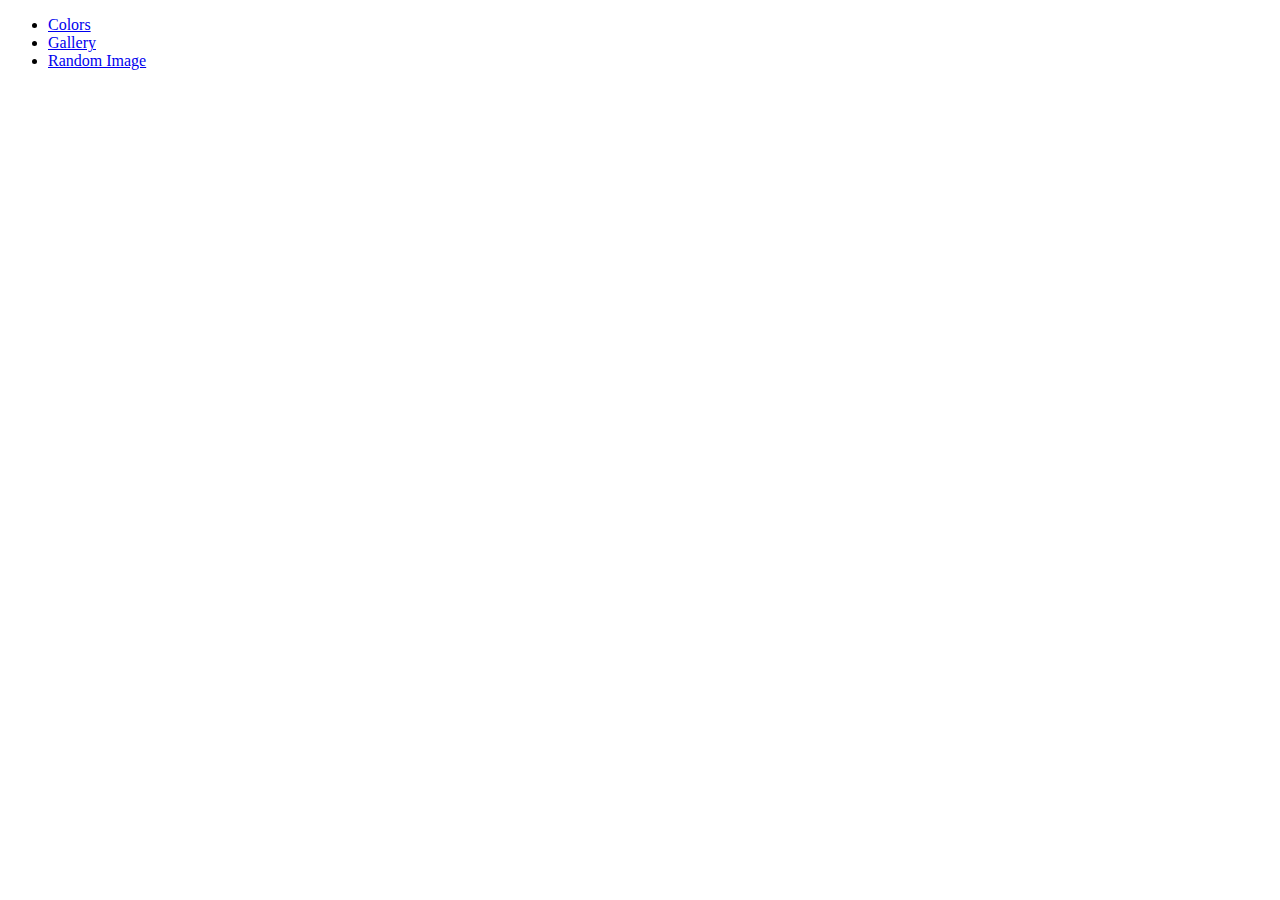
<file: index.html>
<!DOCTYPE html>
<html lang="en">
<head>
    <meta charset="UTF-8">
    <meta name="viewport" content="width=device-width, initial-scale=1.0">
    <title>JS Sandbox</title>
   
</head>
<body>
    <div class="container">
        <ul>
            <li> <a href="colors.html">Colors</a></li>
            <li> <a href="gallery.html">Gallery</a></li>
            <li> <a href="randomimage.html">Random Image</a></li>
    
        </ul>
    </div>
</body>
</html>
</file>
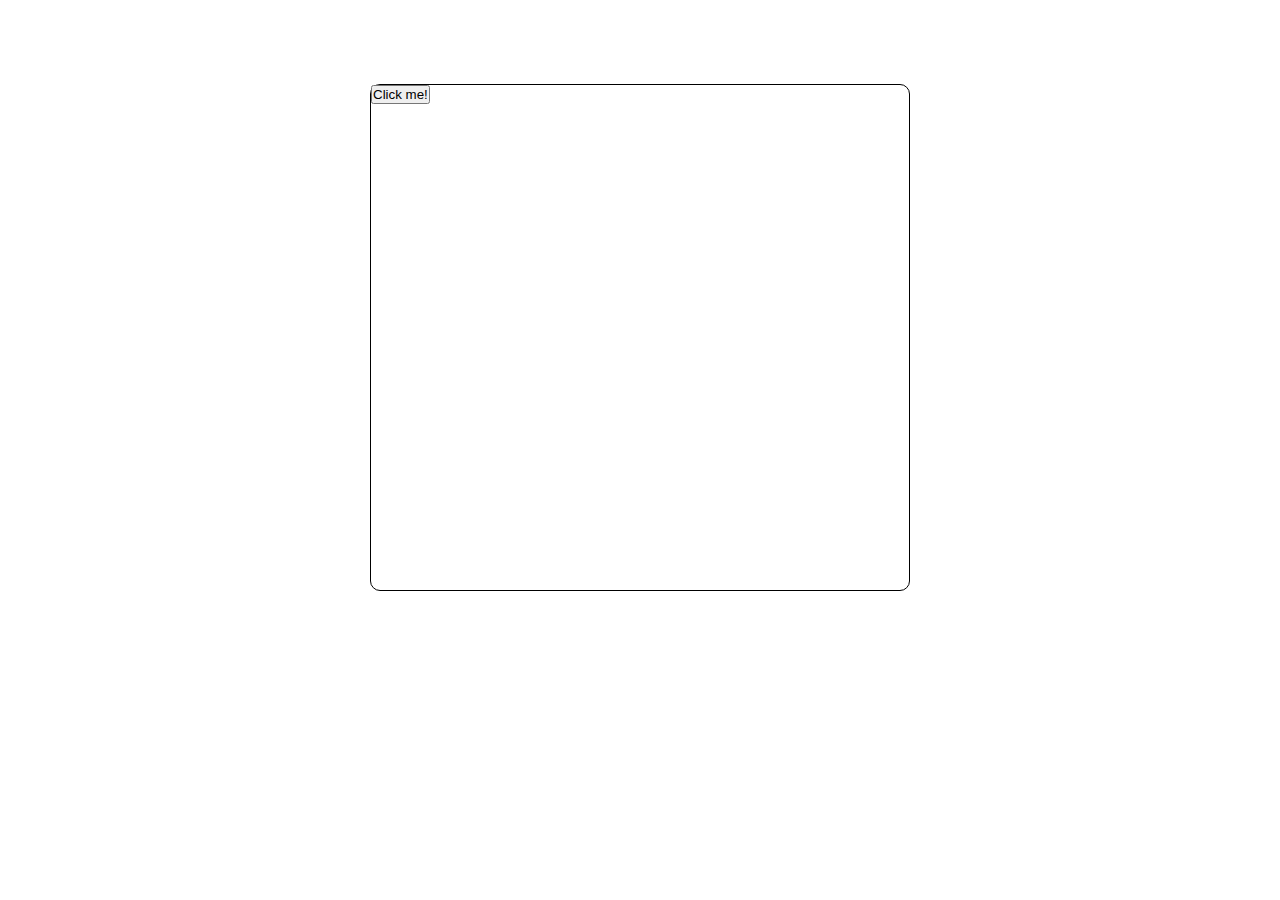
<file: colors.html>
<!DOCTYPE html>
<html lang="en">
<head>
    <meta charset="UTF-8">
    <meta http-equiv="X-UA-Compatible" content="IE=edge"> 
    <meta name="viewport" content="width=device-width, initial-scale=1.0">
    <title>Random Color</title>
    <link rel="stylesheet" href="css/colors.css">
</head>
<body>
    <div class="container">
        <div class="box-container">
            <div class="box">
                <button>Click me!</button>
            </div>
        </div>
    </div>

    <script src="js/colors.js"></script>
</body>
</html>
</file>
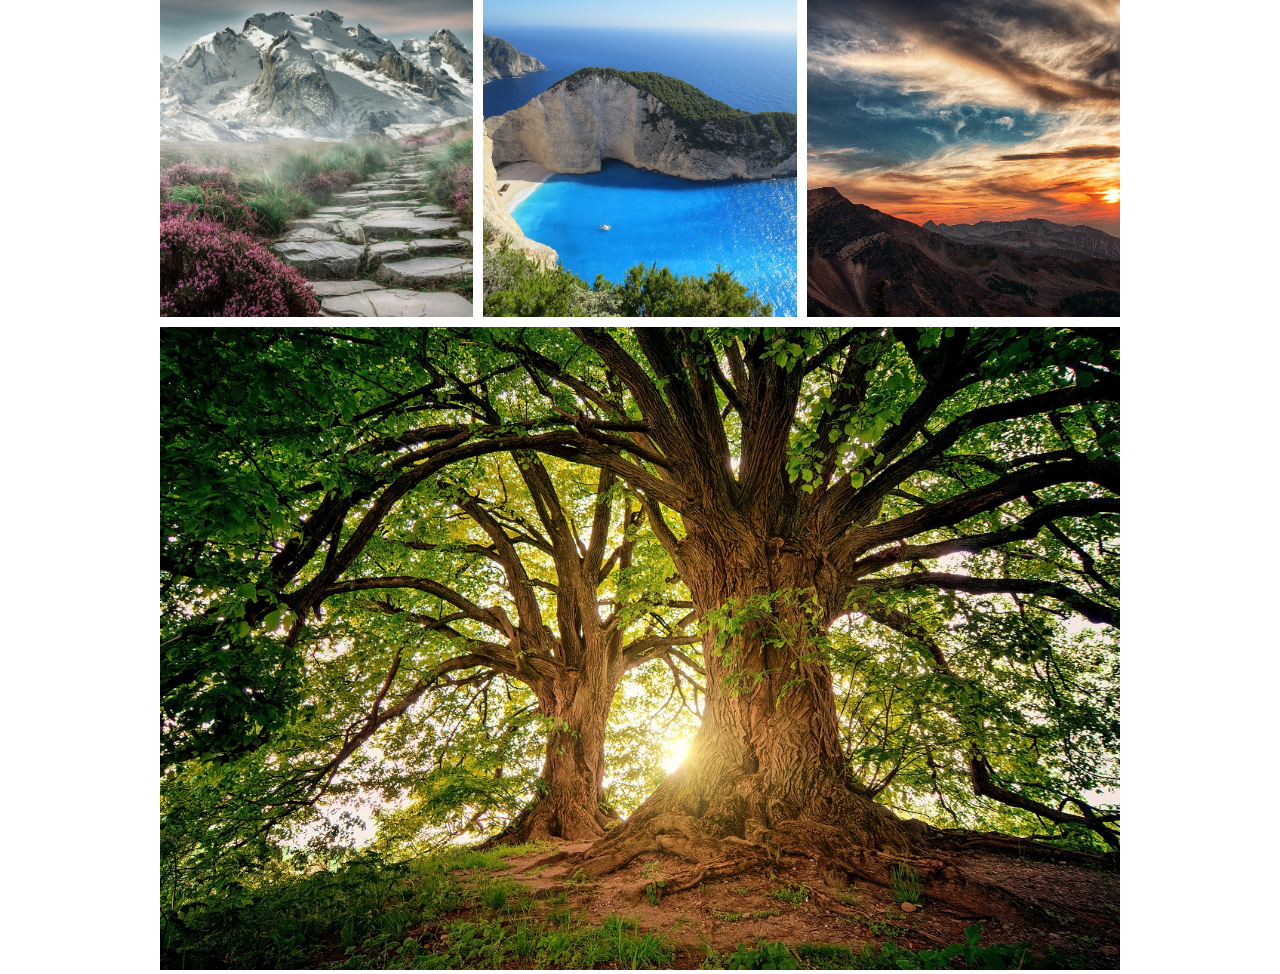
<file: gallery.html>
<!DOCTYPE html>
<html lang="en">
<head>
    <meta charset="UTF-8">
    <meta name="viewport" content="width=device-width, initial-scale=1.0">
    <title>JS Gallery</title>
    <link rel="stylesheet" href="css/images.css">
</head>
<body>
    <div class="container">
        <div class="gallery">
            <div class="gallery-image gallery-image1">
                <img src="images/earth.jpg" alt="">
            </div>

            <div class="gallery-image gallery-image2">
                <img src="images/sea.jpg" alt="">
            </div>

            <div class="gallery-image gallery-image3">
                <img src="images/sky.jpg" alt="">
            </div>

            <div class="gallery-image gallery-image4">
                <img src="images/forest.jpg" alt="">
            </div>

        </div>
    </div>

    <script src="js/images.js"> </script>
</body>
</html>
</file>
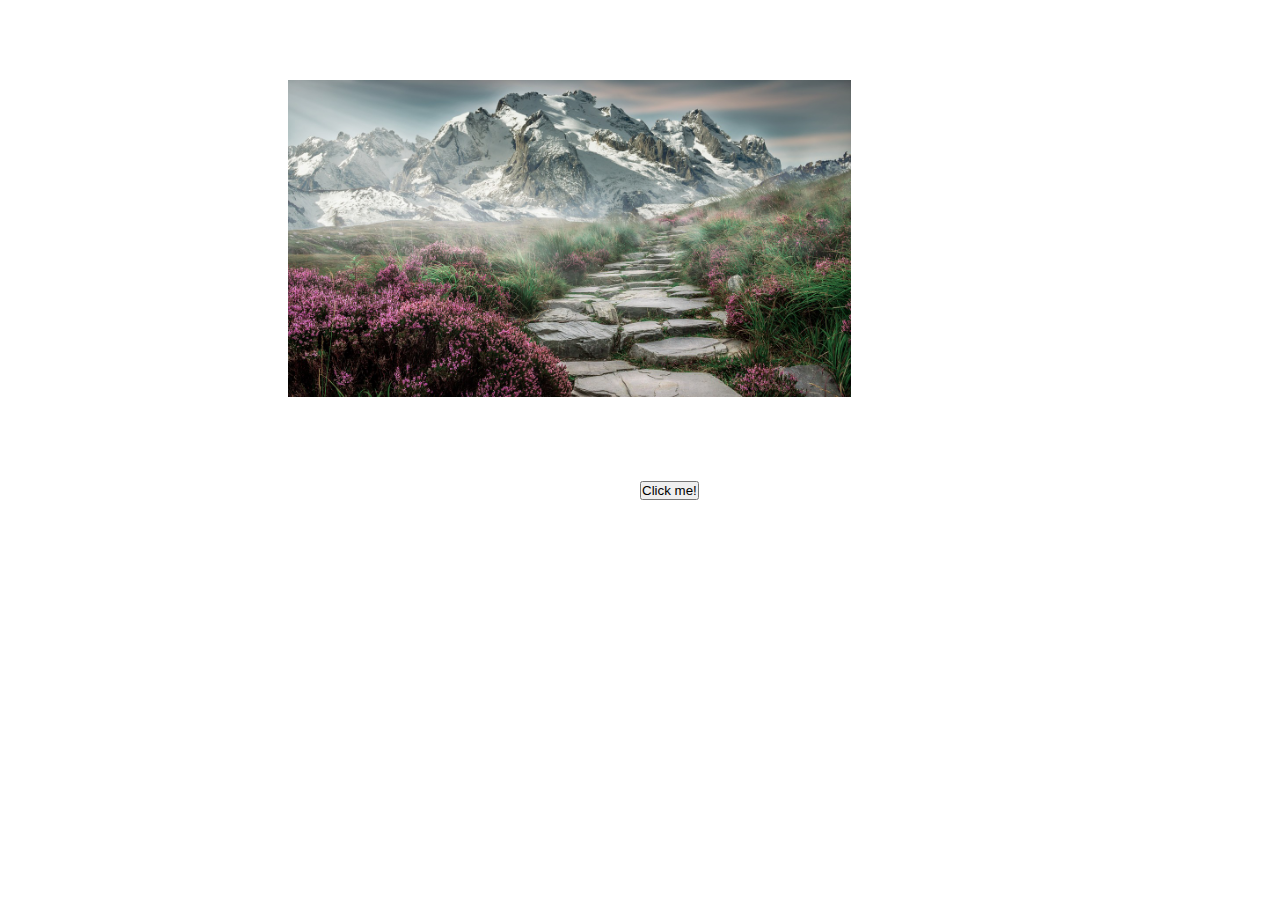
<file: randomimage.html>
<!DOCTYPE html>
<html lang="en">
<head>
    <meta charset="UTF-8">
    <meta name="viewport" content="width=device-width, initial-scale=1.0">
    <title>Random Image</title>
    <link rel="stylesheet" href="css/randomimage.css">
</head>
<body>

    <div class="contaner">
        <div class="image-container">
            <img src="images/earth.jpg" alt="">
        </div>
        <button>Click me!</button>
    </div>
    <script src="js/randomimage.js"></script>
</body>
</html>
</file>
<file: css/colors.css>
* {
    box-sizing: border-box;
    margin: 0;
    padding: 0;
    
}
.container {
    height: 75vh;
    width: 75%;
    margin: 0 auto;
    align-items: center;
    display: flex;
    justify-content: center;
}
.box-container {
    align-items: center;
    display: flex;
    justify-content: center;
    height: 75vh;
    width: 75%;
    margin: 0 auto;
}

.box {
    border: 1px solid black;
    border-radius: 10px;
    margin: 0 auto;
    height: 75%;
    width: 75%;
    justify-content: center;
}
</file>
<file: css/images.css>
* {
    box-sizing: border-box;
    margin: 0;
    padding: 0;
    
}

.gallery {
    display: grid;
    gap: 10px;
    grid-template-columns: repeat(3, 1fr);
    grid-template-rows: repeat(3, 1fr);
    margin: 0 auto;
    width: 75%;
}

.gallery-image img {
    height: 100%;
    object-fit: cover;
    width: 100%;
}

.gallery-image4 {
    grid-column: 1/4;
    grid-row: 2/4;
}
</file>
<file: css/randomimage.css>
*{
    box-sizing: border-box;
    margin: 0;
    padding: 0;
}

.container {
    height: 75vh;
    text-align: center;
}

.image-container {
    height: 50%;
    margin: 5rem auto;
    width: 55%;
}

img {
    object-fit: cover;
    height: 80%;
    width: 80%;
}

button {
    align-items: center;
    margin-left: 40rem;
}
</file>
